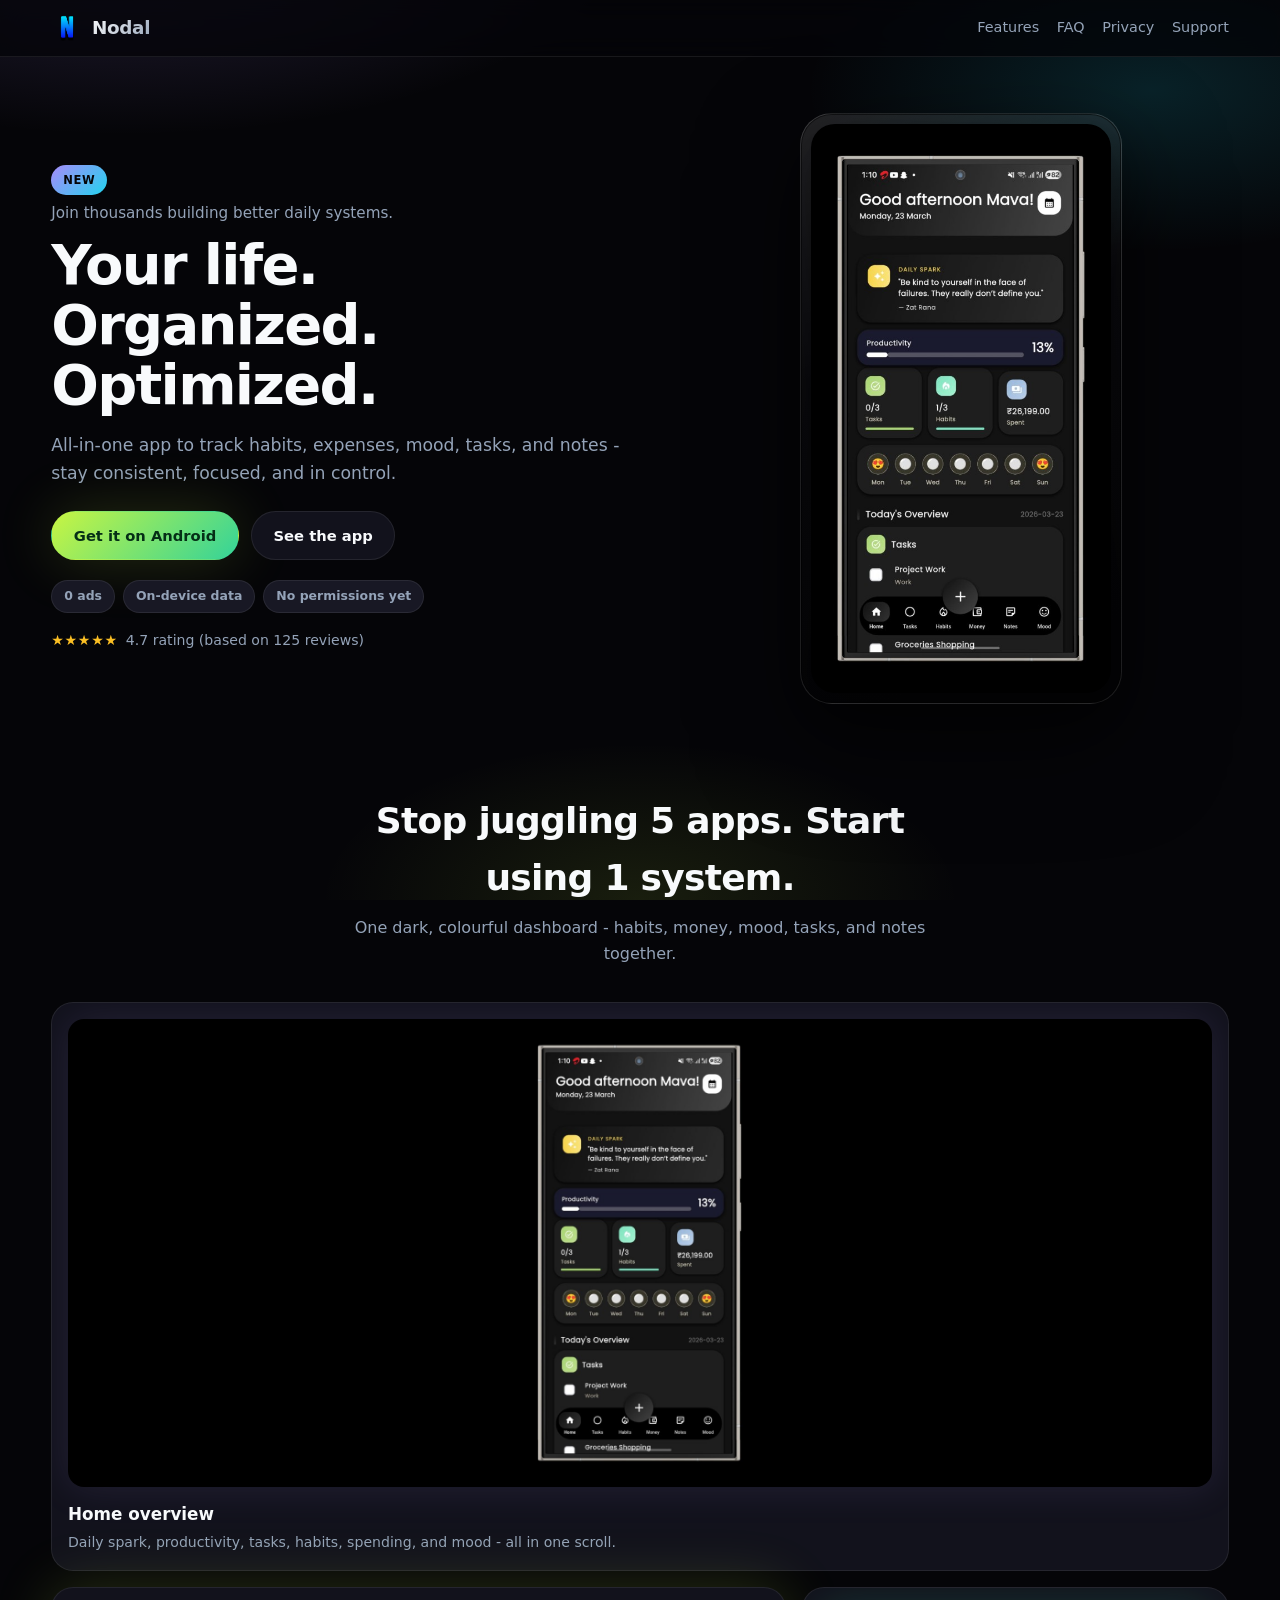
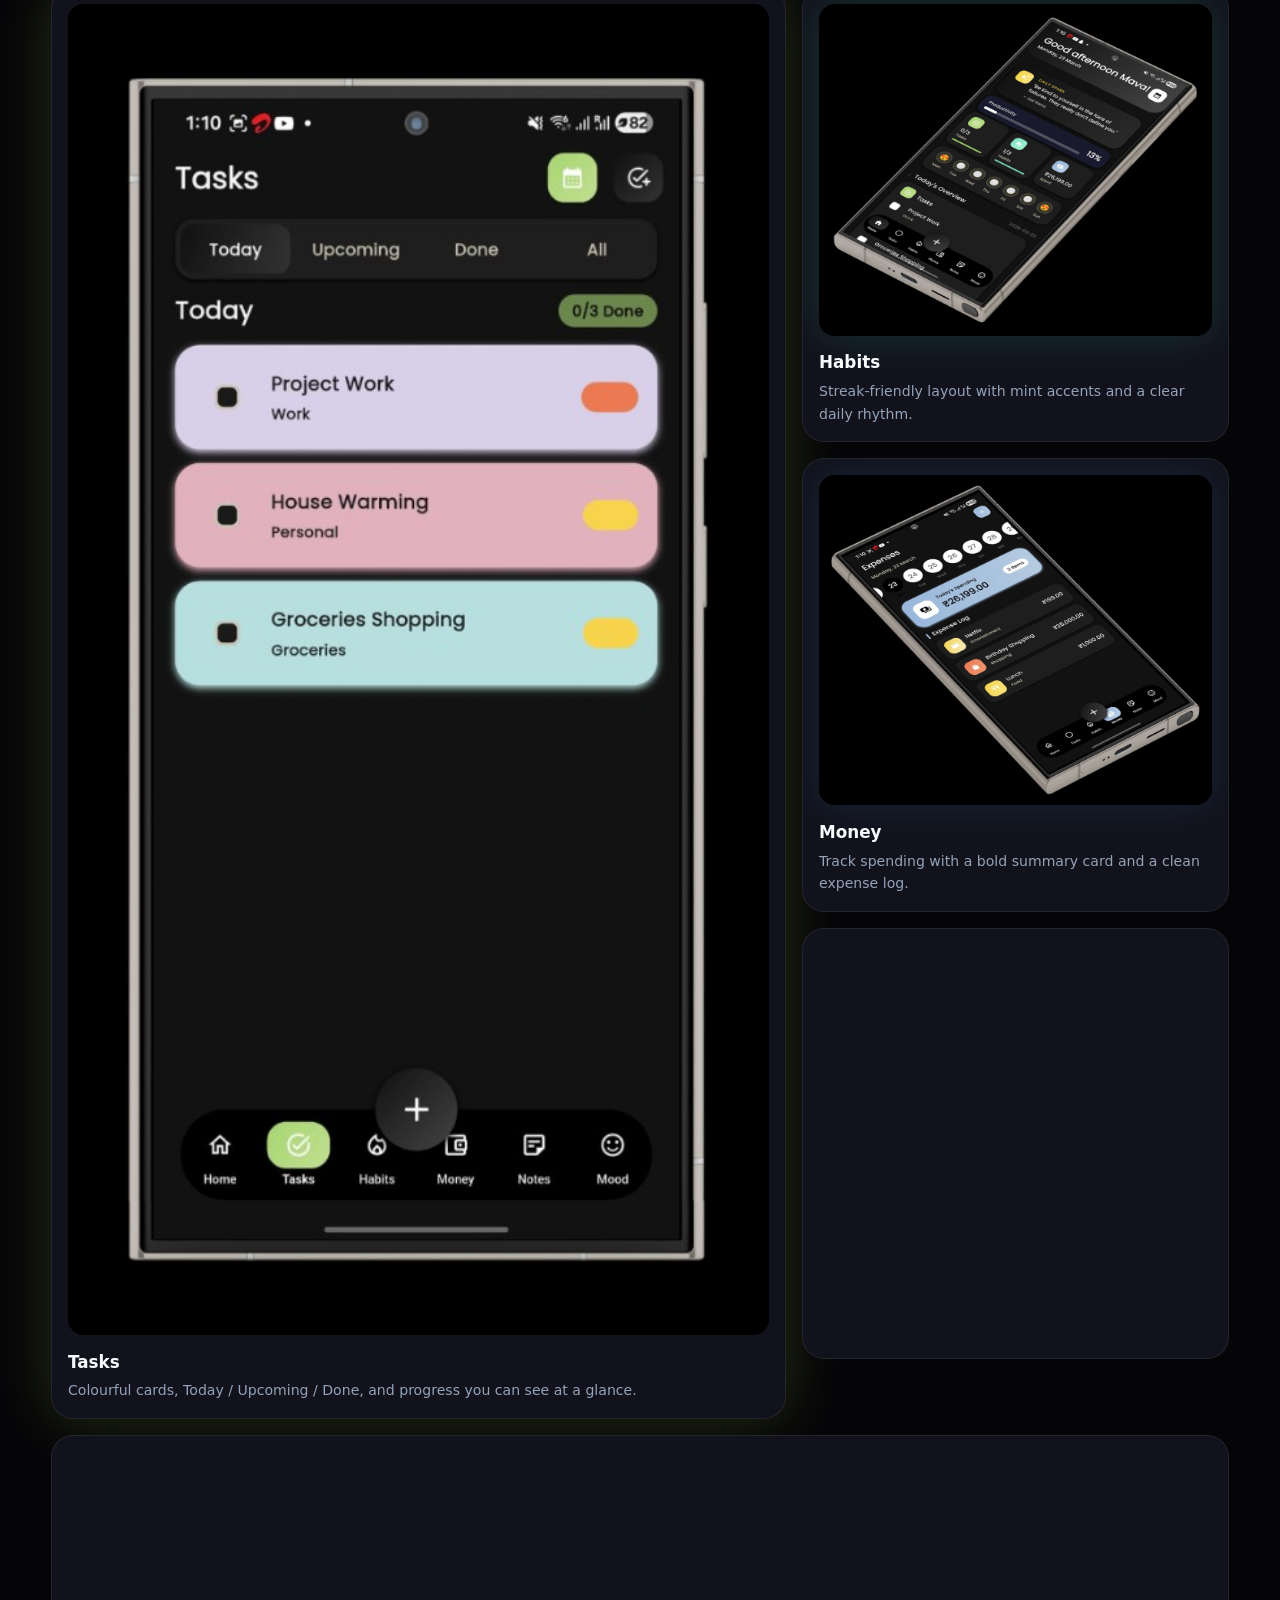
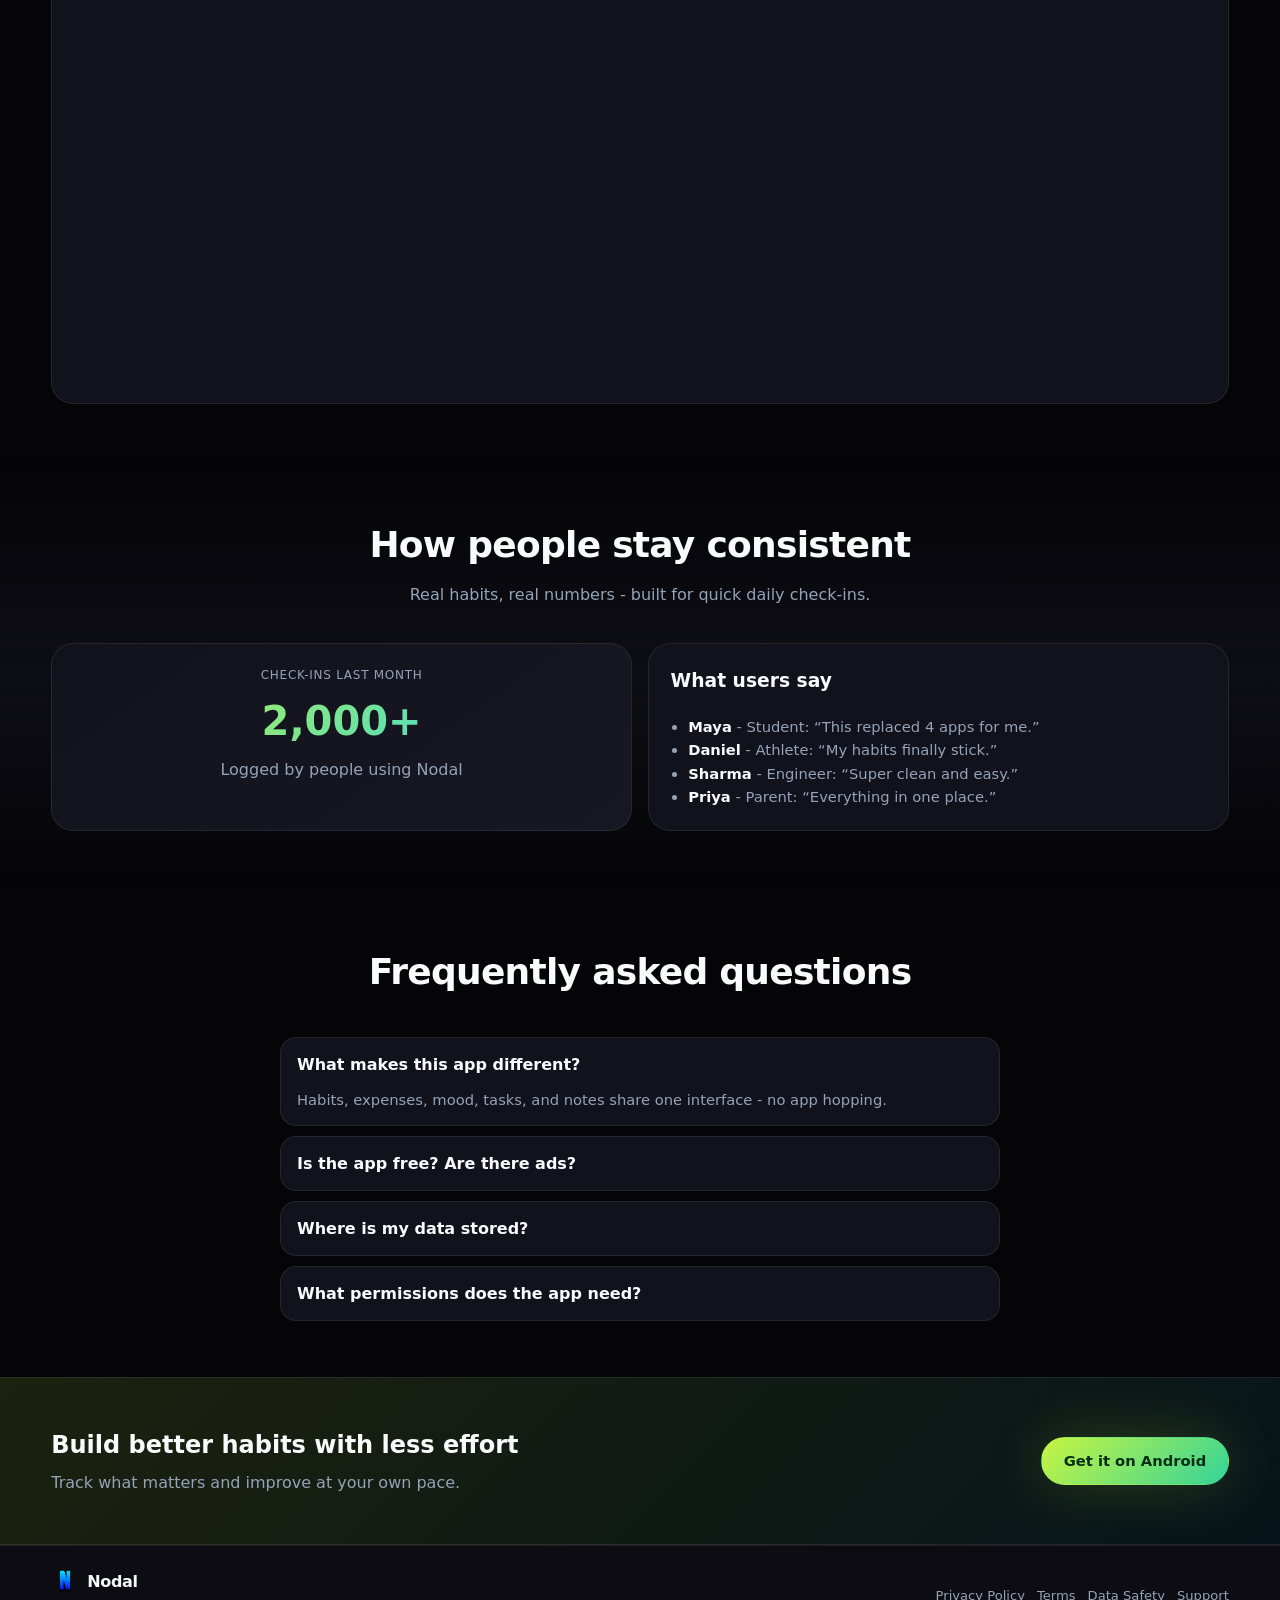
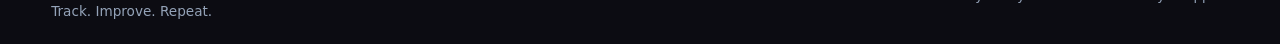
<file: index.html>
<!doctype html>
<html lang="en">
<head>
  <meta charset="UTF-8" />
  <meta name="viewport" content="width=device-width, initial-scale=1.0" />
  <meta name="theme-color" content="#050508" />
  <title>Nodal - Your life. Organized. Optimized.</title>
  <meta name="description" content="Track habits, expenses, mood, tasks, and notes in one colourful app. Data stays on your device." />
  <link rel="icon" type="image/png" href="images/nodal-icon.png" sizes="32x32" />
  <link rel="apple-touch-icon" href="images/nodal-icon.png" />
  <link rel="stylesheet" href="styles.css" />
</head>
<body>
  <div class="page-bg" aria-hidden="true"></div>

  <header class="topbar">
    <div class="container row between center">
      <a href="index.html" class="brand" aria-label="Nodal home">
        <img src="images/nodal-icon.png" alt="" class="brand-logo" width="32" height="32" decoding="async" />
        <span class="brand-text">Nodal</span>
      </a>
      <nav class="nav" aria-label="Primary">
        <a href="#features">Features</a>
        <a href="#faq">FAQ</a>
        <a href="privacy-policy.html">Privacy</a>
        <a href="support.html">Support</a>
      </nav>
    </div>
  </header>

  <main>
    <section class="hero">
      <div class="container hero-grid">
        <div class="hero-copy">
          <span class="badge">New</span>
          <p class="tagline">Join thousands building better daily systems.</p>
          <h1>Your life. Organized. Optimized.</h1>
          <p class="lead">All-in-one app to track habits, expenses, mood, tasks, and notes - stay consistent, focused, and in control.</p>
          <div class="cta-row">
            <a class="btn primary" href="https://play.google.com/store/apps/details?id=app.nodal.android" target="_blank" rel="noreferrer">Get it on Android</a>
            <a class="btn ghost" href="#features">See the app</a>
          </div>
          <div class="pill-row" aria-hidden="true">
            <span class="pill">0 ads</span>
            <span class="pill">On-device data</span>
            <span class="pill">No permissions yet</span>
          </div>
          <div class="rating-strip">
            <span class="stars" aria-hidden="true">★★★★★</span>
            <span>4.7 rating (based on 125 reviews)</span>
          </div>
        </div>
        <div class="hero-visual">
          <div class="hero-glow" aria-hidden="true"></div>
          <div class="phone-wrap">
            <img
              src="images/screen-home.png"
              alt="Nodal home dashboard on a phone"
              width="540"
              height="1024"
              fetchpriority="high"
              decoding="async"
            />
          </div>
        </div>
      </div>
    </section>

    <section class="section" id="features">
      <div class="container">
        <div class="section-head">
          <h2>Stop juggling 5 apps. Start using 1 system.</h2>
          <p>One dark, colourful dashboard - habits, money, mood, tasks, and notes together.</p>
        </div>

        <div class="bento-features">
          <article class="bento-card bento-home accent-violet">
            <div class="shot shot-wide">
              <img
                src="images/screen-home.png"
                alt="Nodal dashboard overview"
                width="540"
                height="1024"
                loading="lazy"
                decoding="async"
              />
            </div>
            <h3>Home overview</h3>
            <p>Daily spark, productivity, tasks, habits, spending, and mood - all in one scroll.</p>
          </article>

          <div class="bento-split">
            <article class="bento-card bento-tasks accent-lime">
              <div class="shot">
                <img
                  src="images/screen-tasks.png"
                  alt="Tasks screen with colourful cards and filters"
                  width="540"
                  height="1024"
                  loading="lazy"
                  decoding="async"
                />
              </div>
              <h3>Tasks</h3>
              <p>Colourful cards, Today / Upcoming / Done, and progress you can see at a glance.</p>
            </article>

            <div class="bento-rail" role="presentation">
              <article class="bento-card bento-rail-card accent-mint">
                <div class="shot shot-fit">
                  <img
                    src="images/screen-habits.png"
                    alt="Habits tracker with streaks and grid"
                    width="1024"
                    height="864"
                    loading="lazy"
                    decoding="async"
                  />
                </div>
                <h3>Habits</h3>
                <p>Streak-friendly layout with mint accents and a clear daily rhythm.</p>
              </article>

              <article class="bento-card bento-rail-card accent-sky">
                <div class="shot shot-fit">
                  <img
                    src="images/screen-expenses.png"
                    alt="Expenses screen with spending summary"
                    width="1024"
                    height="861"
                    loading="lazy"
                    decoding="async"
                  />
                </div>
                <h3>Money</h3>
                <p>Track spending with a bold summary card and a clean expense log.</p>
              </article>

              <article class="bento-card bento-rail-card accent-coral">
                <div class="shot shot-fit">
                  <img
                    src="images/screen-mood.png"
                    alt="Mood tracker with weekly view"
                    width="1024"
                    height="861"
                    loading="lazy"
                    decoding="async"
                  />
                </div>
                <h3>Mood</h3>
                <p>Log how you feel and spot patterns week over week.</p>
              </article>
            </div>
          </div>

          <article class="bento-card bento-home accent-amber">
            <div class="shot shot-wide">
              <img
                src="images/screen-notes.png"
                alt="Notes screen with colourful note cards"
                width="1024"
                height="864"
                loading="lazy"
                decoding="async"
              />
            </div>
            <h3>Notes</h3>
            <p>Capture ideas fast - coral, yellow, and dark panels that stay easy to scan.</p>
          </article>
        </div>
      </div>
    </section>

    <section class="section alt">
      <div class="container">
        <div class="section-head">
          <h2>How people stay consistent</h2>
          <p>Real habits, real numbers - built for quick daily check-ins.</p>
        </div>
        <div class="trust">
          <article class="trust-card stat">
            <p class="small-title">Check-ins last month</p>
            <p class="big">2,000+</p>
            <p class="muted">Logged by people using Nodal</p>
          </article>
          <article class="trust-card">
            <h3>What users say</h3>
            <ul>
              <li><span class="name">Maya</span> - Student: “This replaced 4 apps for me.”</li>
              <li><span class="name">Daniel</span> - Athlete: “My habits finally stick.”</li>
              <li><span class="name">Sharma</span> - Engineer: “Super clean and easy.”</li>
              <li><span class="name">Priya</span> - Parent: “Everything in one place.”</li>
            </ul>
          </article>
        </div>
      </div>
    </section>

    <section class="section container" id="faq">
      <div class="section-head">
        <h2>Frequently asked questions</h2>
      </div>
      <div class="faq-list">
        <details open>
          <summary>What makes this app different?</summary>
          <p>Habits, expenses, mood, tasks, and notes share one interface - no app hopping.</p>
        </details>
        <details>
          <summary>Is the app free? Are there ads?</summary>
          <p>Yes, it’s free to use. There are <strong class="faq-strong">0 ads</strong>.</p>
        </details>
        <details>
          <summary>Where is my data stored?</summary>
          <p>On your own device - not on our cloud. You stay in control.</p>
        </details>
        <details>
          <summary>What permissions does the app need?</summary>
          <p>Right now, none. A future update may ask for notification permission only, if you want reminders.</p>
        </details>
      </div>
    </section>

    <section class="section cta">
      <div class="container row between center wrap row-cta">
        <div>
          <h2>Build better habits with less effort</h2>
          <p>Track what matters and improve at your own pace.</p>
        </div>
        <a class="btn primary" href="https://play.google.com/store/apps/details?id=app.nodal.android" target="_blank" rel="noreferrer">Get it on Android</a>
      </div>
    </section>
  </main>

  <footer class="footer">
    <div class="container row between center wrap row-footer">
      <div class="footer-lead">
        <a href="index.html" class="footer-brand" aria-label="Nodal home">
          <img src="images/nodal-icon.png" alt="" class="footer-brand-logo" width="28" height="28" decoding="async" />
          <span class="footer-brand-name">Nodal</span>
        </a>
        <p class="footer-tagline">Track. Improve. Repeat.</p>
      </div>
      <nav class="nav small" aria-label="Footer">
        <a href="privacy-policy.html">Privacy Policy</a>
        <a href="terms.html">Terms</a>
        <a href="data-safety.html">Data Safety</a>
        <a href="support.html">Support</a>
      </nav>
    </div>
  </footer>

  <script src="script.js"></script>
</body>
</html>
</file>
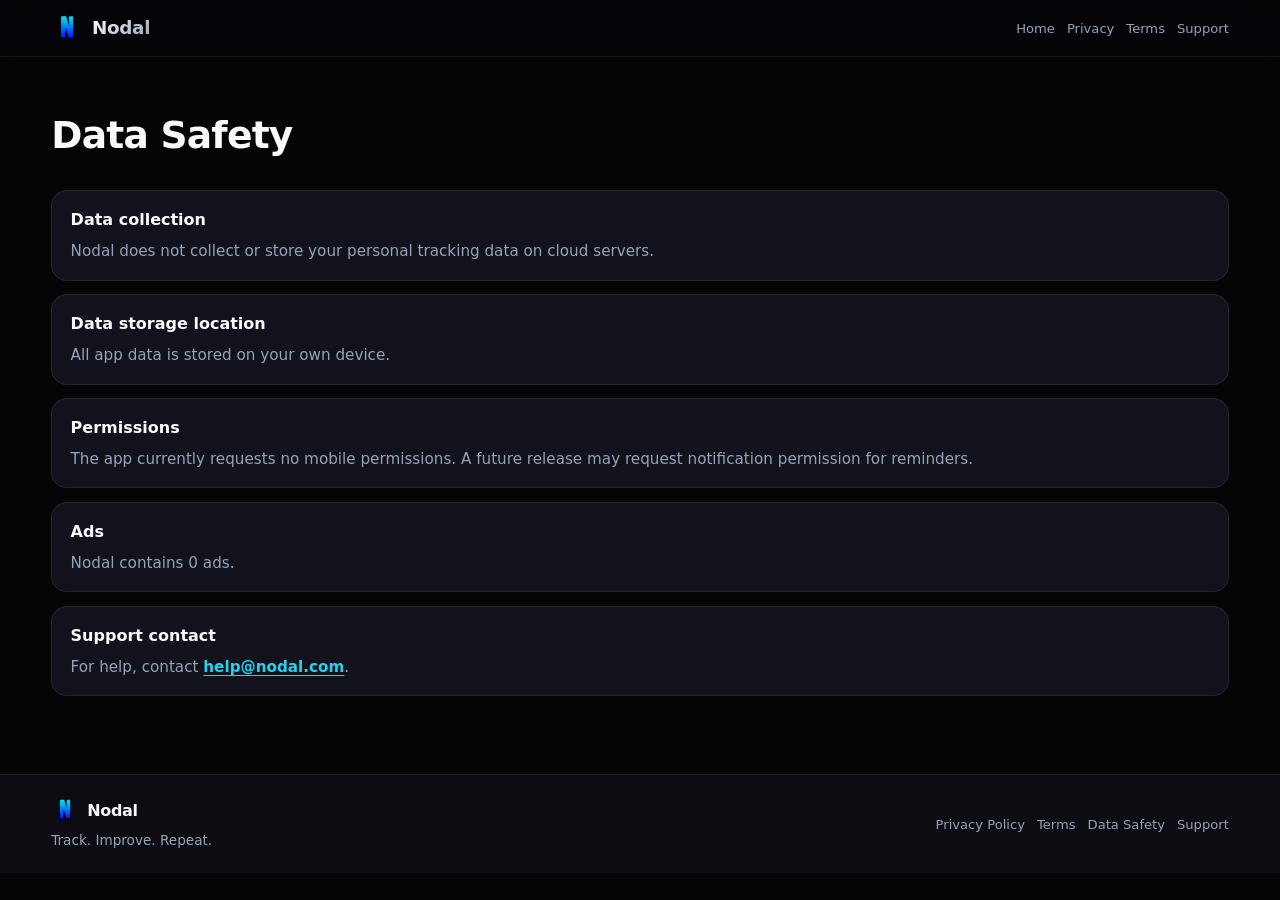
<file: data-safety.html>
<!doctype html>
<html lang="en">
<head>
  <meta charset="UTF-8" />
  <meta name="viewport" content="width=device-width, initial-scale=1.0" />
  <meta name="theme-color" content="#050508" />
  <title>Data Safety - Nodal</title>
  <link rel="icon" type="image/png" href="images/nodal-icon.png" sizes="32x32" />
  <link rel="apple-touch-icon" href="images/nodal-icon.png" />
  <link rel="stylesheet" href="styles.css" />
</head>
<body>
  <header class="topbar">
    <div class="container row between center">
      <a href="index.html" class="brand" aria-label="Nodal home">
        <img src="images/nodal-icon.png" alt="" class="brand-logo" width="32" height="32" decoding="async" />
        <span class="brand-text">Nodal</span>
      </a>
      <nav class="nav small">
        <a href="index.html">Home</a>
        <a href="privacy-policy.html">Privacy</a>
        <a href="terms.html">Terms</a>
        <a href="support.html">Support</a>
      </nav>
    </div>
  </header>

  <main class="container legal">
    <h1>Data Safety</h1>
    <article>
      <h3>Data collection</h3>
      <p>Nodal does not collect or store your personal tracking data on cloud servers.</p>
    </article>
    <article>
      <h3>Data storage location</h3>
      <p>All app data is stored on your own device.</p>
    </article>
    <article>
      <h3>Permissions</h3>
      <p>The app currently requests no mobile permissions. A future release may request notification permission for reminders.</p>
    </article>
    <article>
      <h3>Ads</h3>
      <p>Nodal contains 0 ads.</p>
    </article>
    <article>
      <h3>Support contact</h3>
      <p>For help, contact <a class="text-link" href="mailto:help@nodal.com">help@nodal.com</a>.</p>
    </article>
  </main>

  <footer class="footer">
    <div class="container row between center wrap row-footer">
      <div class="footer-lead">
        <a href="index.html" class="footer-brand" aria-label="Nodal home">
          <img src="images/nodal-icon.png" alt="" class="footer-brand-logo" width="28" height="28" decoding="async" />
          <span class="footer-brand-name">Nodal</span>
        </a>
        <p class="footer-tagline">Track. Improve. Repeat.</p>
      </div>
      <nav class="nav small" aria-label="Footer">
        <a href="privacy-policy.html">Privacy Policy</a>
        <a href="terms.html">Terms</a>
        <a href="data-safety.html">Data Safety</a>
        <a href="support.html">Support</a>
      </nav>
    </div>
  </footer>
</body>
</html>
</file>
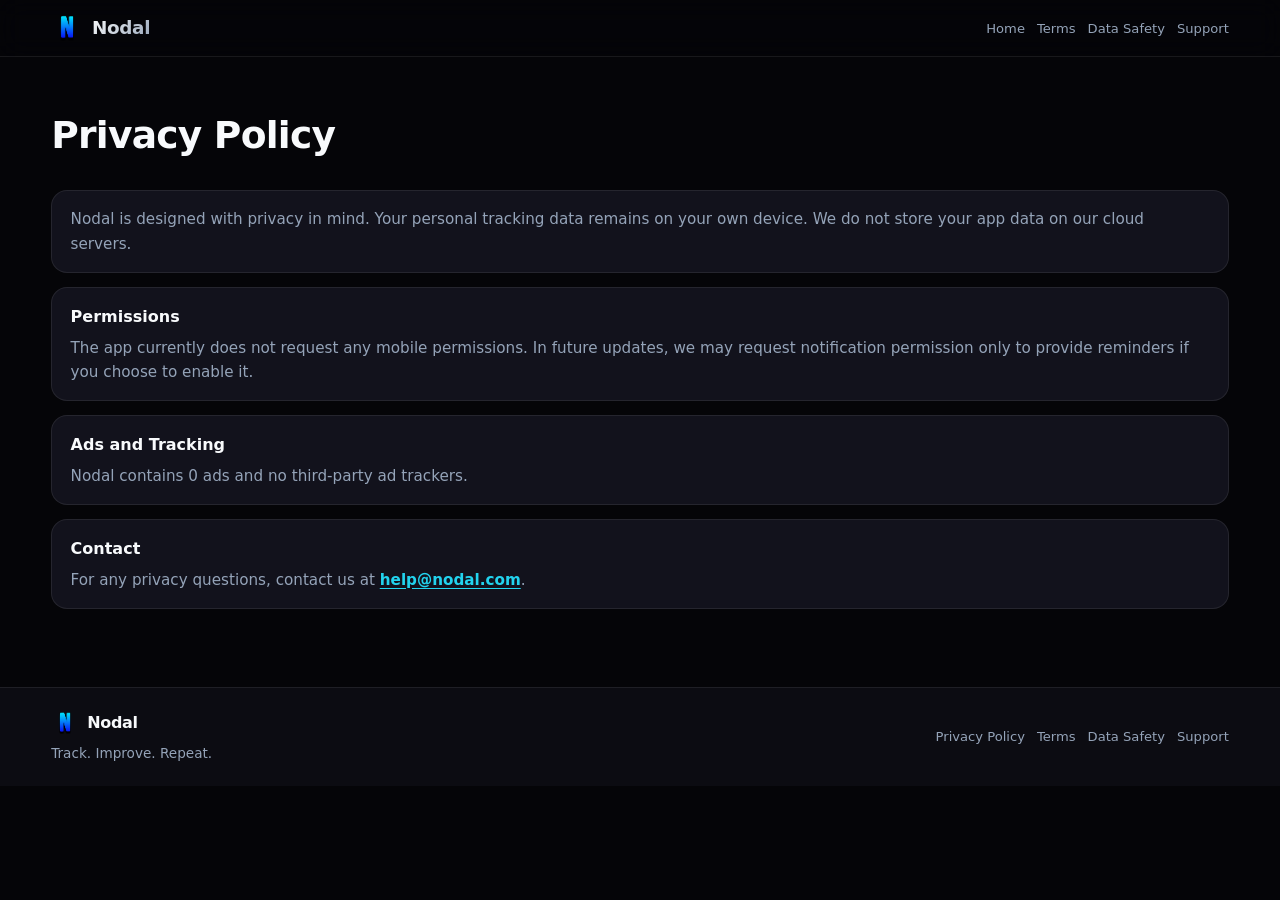
<file: privacy-policy.html>
<!doctype html>
<html lang="en">
<head>
  <meta charset="UTF-8" />
  <meta name="viewport" content="width=device-width, initial-scale=1.0" />
  <meta name="theme-color" content="#050508" />
  <title>Privacy Policy - Nodal</title>
  <link rel="icon" type="image/png" href="images/nodal-icon.png" sizes="32x32" />
  <link rel="apple-touch-icon" href="images/nodal-icon.png" />
  <link rel="stylesheet" href="styles.css" />
</head>
<body>
  <header class="topbar">
    <div class="container row between center">
      <a href="index.html" class="brand" aria-label="Nodal home">
        <img src="images/nodal-icon.png" alt="" class="brand-logo" width="32" height="32" decoding="async" />
        <span class="brand-text">Nodal</span>
      </a>
      <nav class="nav small">
        <a href="index.html">Home</a>
        <a href="terms.html">Terms</a>
        <a href="data-safety.html">Data Safety</a>
        <a href="support.html">Support</a>
      </nav>
    </div>
  </header>

  <main class="container legal">
    <h1>Privacy Policy</h1>
    <article>
      <p>Nodal is designed with privacy in mind. Your personal tracking data remains on your own device. We do not store your app data on our cloud servers.</p>
    </article>
    <article>
      <h3>Permissions</h3>
      <p>The app currently does not request any mobile permissions. In future updates, we may request notification permission only to provide reminders if you choose to enable it.</p>
    </article>
    <article>
      <h3>Ads and Tracking</h3>
      <p>Nodal contains 0 ads and no third-party ad trackers.</p>
    </article>
    <article>
      <h3>Contact</h3>
      <p>For any privacy questions, contact us at <a class="text-link" href="mailto:help@nodal.com">help@nodal.com</a>.</p>
    </article>
  </main>

  <footer class="footer">
    <div class="container row between center wrap row-footer">
      <div class="footer-lead">
        <a href="index.html" class="footer-brand" aria-label="Nodal home">
          <img src="images/nodal-icon.png" alt="" class="footer-brand-logo" width="28" height="28" decoding="async" />
          <span class="footer-brand-name">Nodal</span>
        </a>
        <p class="footer-tagline">Track. Improve. Repeat.</p>
      </div>
      <nav class="nav small" aria-label="Footer">
        <a href="privacy-policy.html">Privacy Policy</a>
        <a href="terms.html">Terms</a>
        <a href="data-safety.html">Data Safety</a>
        <a href="support.html">Support</a>
      </nav>
    </div>
  </footer>
</body>
</html>
</file>
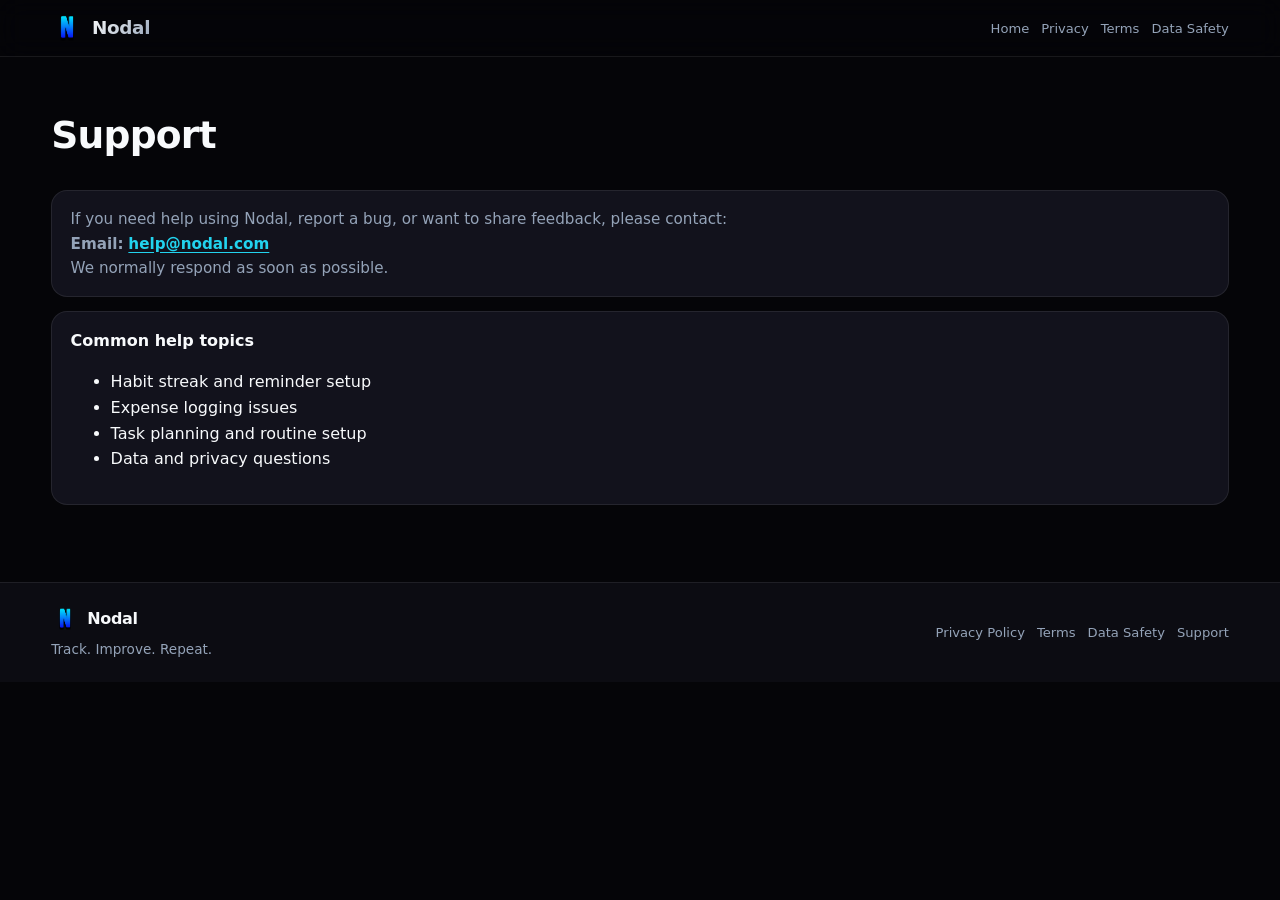
<file: support.html>
<!doctype html>
<html lang="en">
<head>
  <meta charset="UTF-8" />
  <meta name="viewport" content="width=device-width, initial-scale=1.0" />
  <meta name="theme-color" content="#050508" />
  <title>Support - Nodal</title>
  <link rel="icon" type="image/png" href="images/nodal-icon.png" sizes="32x32" />
  <link rel="apple-touch-icon" href="images/nodal-icon.png" />
  <link rel="stylesheet" href="styles.css" />
</head>
<body>
  <header class="topbar">
    <div class="container row between center">
      <a href="index.html" class="brand" aria-label="Nodal home">
        <img src="images/nodal-icon.png" alt="" class="brand-logo" width="32" height="32" decoding="async" />
        <span class="brand-text">Nodal</span>
      </a>
      <nav class="nav small">
        <a href="index.html">Home</a>
        <a href="privacy-policy.html">Privacy</a>
        <a href="terms.html">Terms</a>
        <a href="data-safety.html">Data Safety</a>
      </nav>
    </div>
  </header>

  <main class="container legal">
    <h1>Support</h1>
    <article>
      <p>If you need help using Nodal, report a bug, or want to share feedback, please contact:</p>
      <p><strong>Email:</strong> <a class="text-link" href="mailto:help@nodal.com">help@nodal.com</a></p>
      <p>We normally respond as soon as possible.</p>
    </article>
    <article>
      <h3>Common help topics</h3>
      <ul>
        <li>Habit streak and reminder setup</li>
        <li>Expense logging issues</li>
        <li>Task planning and routine setup</li>
        <li>Data and privacy questions</li>
      </ul>
    </article>
  </main>

  <footer class="footer">
    <div class="container row between center wrap row-footer">
      <div class="footer-lead">
        <a href="index.html" class="footer-brand" aria-label="Nodal home">
          <img src="images/nodal-icon.png" alt="" class="footer-brand-logo" width="28" height="28" decoding="async" />
          <span class="footer-brand-name">Nodal</span>
        </a>
        <p class="footer-tagline">Track. Improve. Repeat.</p>
      </div>
      <nav class="nav small" aria-label="Footer">
        <a href="privacy-policy.html">Privacy Policy</a>
        <a href="terms.html">Terms</a>
        <a href="data-safety.html">Data Safety</a>
        <a href="support.html">Support</a>
      </nav>
    </div>
  </footer>
</body>
</html>
</file>
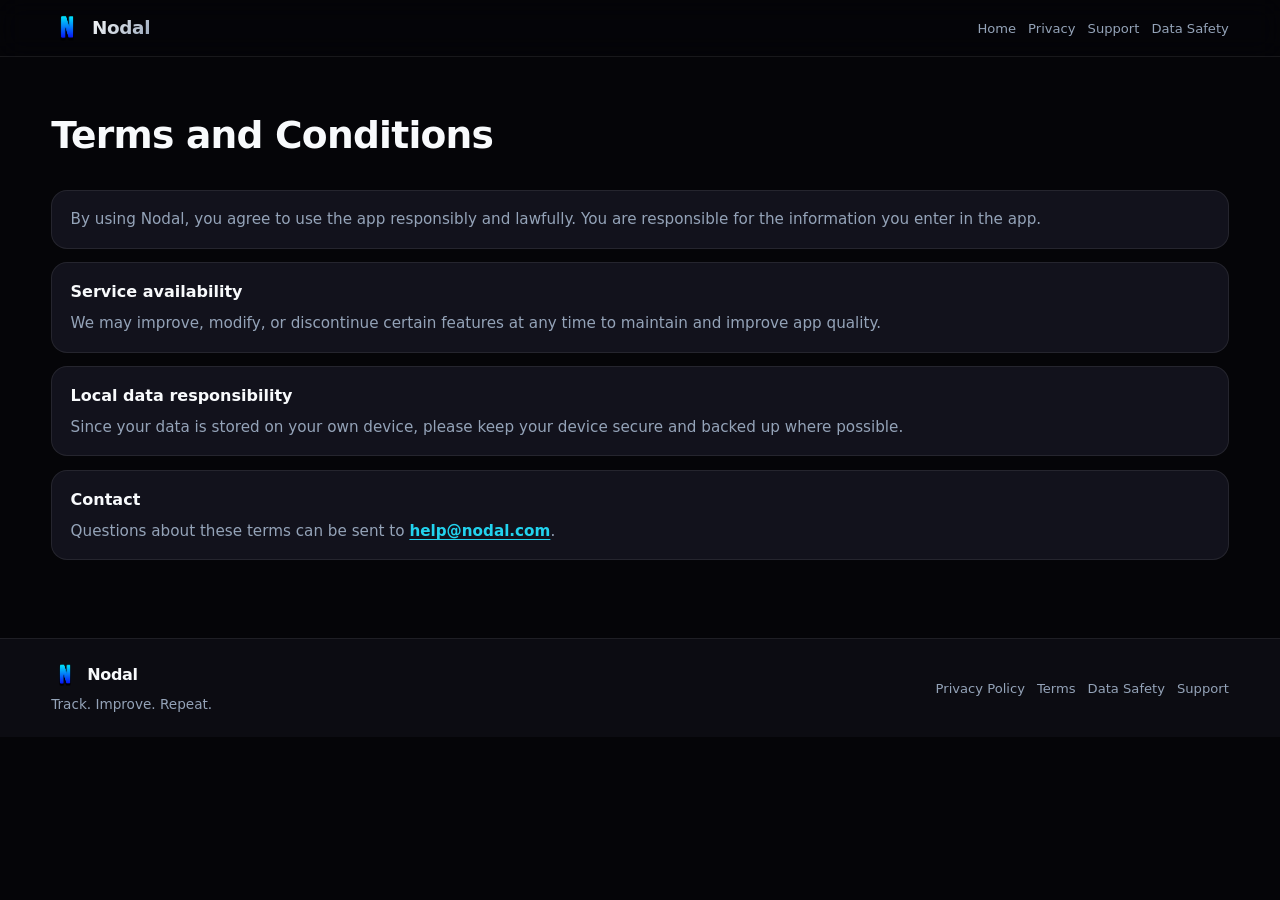
<file: terms.html>
<!doctype html>
<html lang="en">
<head>
  <meta charset="UTF-8" />
  <meta name="viewport" content="width=device-width, initial-scale=1.0" />
  <meta name="theme-color" content="#050508" />
  <title>Terms and Conditions - Nodal</title>
  <link rel="icon" type="image/png" href="images/nodal-icon.png" sizes="32x32" />
  <link rel="apple-touch-icon" href="images/nodal-icon.png" />
  <link rel="stylesheet" href="styles.css" />
</head>
<body>
  <header class="topbar">
    <div class="container row between center">
      <a href="index.html" class="brand" aria-label="Nodal home">
        <img src="images/nodal-icon.png" alt="" class="brand-logo" width="32" height="32" decoding="async" />
        <span class="brand-text">Nodal</span>
      </a>
      <nav class="nav small">
        <a href="index.html">Home</a>
        <a href="privacy-policy.html">Privacy</a>
        <a href="support.html">Support</a>
        <a href="data-safety.html">Data Safety</a>
      </nav>
    </div>
  </header>

  <main class="container legal">
    <h1>Terms and Conditions</h1>
    <article>
      <p>By using Nodal, you agree to use the app responsibly and lawfully. You are responsible for the information you enter in the app.</p>
    </article>
    <article>
      <h3>Service availability</h3>
      <p>We may improve, modify, or discontinue certain features at any time to maintain and improve app quality.</p>
    </article>
    <article>
      <h3>Local data responsibility</h3>
      <p>Since your data is stored on your own device, please keep your device secure and backed up where possible.</p>
    </article>
    <article>
      <h3>Contact</h3>
      <p>Questions about these terms can be sent to <a class="text-link" href="mailto:help@nodal.com">help@nodal.com</a>.</p>
    </article>
  </main>

  <footer class="footer">
    <div class="container row between center wrap row-footer">
      <div class="footer-lead">
        <a href="index.html" class="footer-brand" aria-label="Nodal home">
          <img src="images/nodal-icon.png" alt="" class="footer-brand-logo" width="28" height="28" decoding="async" />
          <span class="footer-brand-name">Nodal</span>
        </a>
        <p class="footer-tagline">Track. Improve. Repeat.</p>
      </div>
      <nav class="nav small" aria-label="Footer">
        <a href="privacy-policy.html">Privacy Policy</a>
        <a href="terms.html">Terms</a>
        <a href="data-safety.html">Data Safety</a>
        <a href="support.html">Support</a>
      </nav>
    </div>
  </footer>
</body>
</html>
</file>
<file: styles.css>
/* Nodal marketing site - dark, colorful, static-only for fast loads (no web fonts) */
:root {
  --bg: #050508;
  --bg-elevated: #0c0c12;
  --surface: #12121c;
  --surface-2: #181824;
  --border: rgba(255, 255, 255, 0.08);
  --text: #f8fafc;
  --muted: #94a3b8;
  --lime: #c8f542;
  --mint: #34d399;
  --cyan: #22d3ee;
  --coral: #fb7185;
  --violet: #a78bfa;
  --pink: #f472b6;
  --sky: #38bdf8;
  --amber: #fbbf24;
  --radius-lg: 22px;
  --radius-md: 16px;
  --shadow-glow-lime: 0 0 60px rgba(200, 245, 66, 0.18);
  --shadow-glow-cyan: 0 0 50px rgba(34, 211, 238, 0.15);
}

*,
*::before,
*::after {
  box-sizing: border-box;
}

html {
  scroll-behavior: smooth;
}

body {
  margin: 0;
  font-family: ui-sans-serif, system-ui, -apple-system, BlinkMacSystemFont, "Segoe UI", Roboto, "Helvetica Neue", Arial, sans-serif;
  color: var(--text);
  background: var(--bg);
  line-height: 1.6;
  -webkit-font-smoothing: antialiased;
}

a {
  color: inherit;
  text-decoration: none;
}

img {
  max-width: 100%;
  height: auto;
  vertical-align: middle;
}

.container {
  width: min(1180px, 92%);
  margin: 0 auto;
}

.row {
  display: flex;
}
.between {
  justify-content: space-between;
}
.center {
  align-items: center;
}
.wrap {
  flex-wrap: wrap;
}

/* Ambient background (CSS only - GPU-friendly) */
.page-bg {
  position: fixed;
  inset: 0;
  z-index: -1;
  pointer-events: none;
  background:
    radial-gradient(ellipse 80% 50% at 10% -10%, rgba(167, 139, 250, 0.22), transparent 50%),
    radial-gradient(ellipse 60% 40% at 90% 10%, rgba(34, 211, 238, 0.14), transparent 45%),
    radial-gradient(ellipse 50% 35% at 50% 100%, rgba(200, 245, 66, 0.1), transparent 50%),
    var(--bg);
}

.topbar {
  position: sticky;
  top: 0;
  z-index: 50;
  background: rgba(5, 5, 8, 0.78);
  backdrop-filter: saturate(140%) blur(12px);
  -webkit-backdrop-filter: saturate(140%) blur(12px);
  border-bottom: 1px solid var(--border);
}
.topbar .container {
  padding: 0.75rem 0;
}
.brand {
  display: inline-flex;
  align-items: center;
  gap: 0.55rem;
  text-decoration: none;
  color: inherit;
}
.brand:hover .brand-text {
  opacity: 0.9;
}
.brand-logo {
  width: 32px;
  height: 32px;
  flex-shrink: 0;
  object-fit: contain;
  display: block;
}
.brand-text {
  font-weight: 800;
  font-size: 1.15rem;
  letter-spacing: -0.02em;
  background: linear-gradient(135deg, #fff 0%, var(--muted) 100%);
  -webkit-background-clip: text;
  background-clip: text;
  color: transparent;
}
.nav {
  display: flex;
  gap: 1.1rem;
  font-size: 0.9rem;
  flex-wrap: wrap;
}
.nav a {
  color: var(--muted);
  transition: color 0.15s ease;
}
.nav a:hover {
  color: var(--text);
}
.nav.small {
  gap: 0.75rem;
  font-size: 0.82rem;
}

.badge {
  display: inline-block;
  background: linear-gradient(135deg, var(--violet), var(--cyan));
  color: #050508;
  border-radius: 999px;
  font-size: 0.72rem;
  font-weight: 700;
  text-transform: uppercase;
  letter-spacing: 0.06em;
  padding: 0.35rem 0.75rem;
}

.hero {
  padding: 3.5rem 0 2rem;
}
.hero-grid {
  display: grid;
  grid-template-columns: 1.05fr 0.95fr;
  gap: clamp(1.5rem, 4vw, 3rem);
  align-items: center;
}

.hero-copy h1 {
  font-size: clamp(2.1rem, 4.5vw, 3.5rem);
  line-height: 1.08;
  margin: 0.6rem 0 1rem;
  letter-spacing: -0.03em;
}

.lead {
  font-size: 1.08rem;
  max-width: 36rem;
  color: var(--muted);
  margin: 0;
}

.muted {
  color: var(--muted);
  margin: 0;
}

.tagline {
  font-size: 0.95rem;
  color: var(--muted);
  margin: 0.35rem 0 0;
}

.cta-row {
  display: flex;
  gap: 0.75rem;
  margin-top: 1.5rem;
  flex-wrap: wrap;
}

.btn {
  display: inline-flex;
  align-items: center;
  justify-content: center;
  border-radius: 999px;
  padding: 0.72rem 1.35rem;
  font-weight: 700;
  font-size: 0.92rem;
  border: 1px solid transparent;
  transition: transform 0.15s ease, box-shadow 0.15s ease, background 0.15s ease;
}
.btn:active {
  transform: scale(0.98);
}

.btn.primary {
  background: linear-gradient(135deg, var(--lime), var(--mint));
  color: #052e16;
  box-shadow: var(--shadow-glow-lime);
}
.btn.primary:hover {
  box-shadow: 0 0 40px rgba(200, 245, 66, 0.35);
}

.btn.ghost {
  background: var(--surface);
  color: var(--text);
  border-color: var(--border);
}
.btn.ghost:hover {
  border-color: rgba(255, 255, 255, 0.18);
}

.pill-row {
  display: flex;
  flex-wrap: wrap;
  gap: 0.5rem;
  margin-top: 1.25rem;
}
.pill {
  font-size: 0.78rem;
  font-weight: 600;
  padding: 0.35rem 0.75rem;
  border-radius: 999px;
  background: var(--surface-2);
  border: 1px solid var(--border);
  color: var(--muted);
}

.hero-visual {
  position: relative;
  display: flex;
  justify-content: center;
  align-items: center;
}

.hero-glow {
  position: absolute;
  width: min(340px, 70vw);
  height: min(340px, 70vw);
  border-radius: 50%;
  background: radial-gradient(circle, rgba(200, 245, 66, 0.25) 0%, transparent 65%);
  filter: blur(4px);
  z-index: 0;
}

.phone-wrap {
  position: relative;
  z-index: 1;
  border-radius: 32px;
  padding: 10px;
  background: linear-gradient(160deg, rgba(255, 255, 255, 0.12) 0%, rgba(255, 255, 255, 0.02) 40%, rgba(0, 0, 0, 0.4) 100%);
  border: 1px solid rgba(255, 255, 255, 0.12);
  box-shadow:
    0 40px 100px rgba(0, 0, 0, 0.55),
    0 0 0 1px rgba(0, 0, 0, 0.5) inset;
}

.phone-wrap img {
  display: block;
  width: min(300px, 52vw);
  border-radius: 24px;
  box-shadow: 0 20px 50px rgba(0, 0, 0, 0.45);
}

.rating-strip {
  margin-top: 1rem;
  display: flex;
  align-items: center;
  gap: 0.5rem;
  flex-wrap: wrap;
  font-size: 0.88rem;
  color: var(--muted);
}
.stars {
  color: var(--amber);
  letter-spacing: 0.05em;
}

.section-head {
  text-align: center;
  max-width: 40rem;
  margin: 0 auto 2.25rem;
}
.section-head h2 {
  margin: 0 0 0.5rem;
  font-size: clamp(1.65rem, 3vw, 2.25rem);
  letter-spacing: -0.02em;
}
.section-head p {
  margin: 0;
  color: var(--muted);
}

.section {
  padding: 3.5rem 0;
}
.section.alt {
  background: linear-gradient(180deg, transparent, rgba(24, 24, 36, 0.45), transparent);
}

/* Feature gallery: full-width panels (Home, Notes) + Tasks + rail (Habits, Money, Mood) */
.bento-features {
  display: flex;
  flex-direction: column;
  gap: 1rem;
}

.bento-split {
  display: grid;
  grid-template-columns: minmax(0, 1.72fr) minmax(272px, 1fr);
  gap: 1rem;
  align-items: start;
}

.bento-rail {
  display: flex;
  flex-direction: column;
  gap: 1rem;
  min-width: 0;
}

.bento-rail .bento-card {
  width: 100%;
}

.bento-home {
  width: 100%;
}

.bento-card {
  background: var(--surface);
  border: 1px solid var(--border);
  border-radius: var(--radius-lg);
  padding: 1rem;
  overflow: hidden;
  transition: border-color 0.2s ease, transform 0.2s ease;
  content-visibility: auto;
  contain-intrinsic-size: 420px;
}
.bento-card:hover {
  border-color: rgba(255, 255, 255, 0.16);
  transform: translateY(-2px);
}

.bento-card .shot {
  border-radius: var(--radius-md);
  overflow: hidden;
  background: #000;
  margin-bottom: 0.85rem;
  aspect-ratio: 10 / 19;
  display: flex;
  align-items: center;
  justify-content: center;
}
.bento-card .shot-landscape {
  aspect-ratio: 1024 / 861;
}
/* Natural image height - no fixed aspect box (e.g. Habits tile) */
.bento-card .shot-fit {
  aspect-ratio: auto;
  height: auto;
  min-height: 0;
  align-items: flex-start;
}
.bento-card .shot img {
  width: 100%;
  height: 100%;
  object-fit: cover;
  object-position: top center;
}
.bento-card .shot-landscape img {
  object-fit: contain;
  object-position: center;
}
/* Higher specificity than `.shot img` so height follows the image */
.bento-card .shot.shot-fit img {
  width: 100%;
  height: auto;
  max-height: none;
  object-fit: contain;
  object-position: top center;
  display: block;
}

.bento-card .shot-wide {
  aspect-ratio: auto;
  min-height: 260px;
  max-height: min(52vh, 520px);
}
.bento-card .shot-wide img {
  width: auto;
  max-width: 100%;
  height: min(52vh, 520px);
  margin: 0 auto;
  object-fit: contain;
  object-position: center;
}

.faq-strong {
  color: var(--text);
}

.bento-card h3 {
  margin: 0 0 0.25rem;
  font-size: 1.05rem;
}
.bento-card p {
  margin: 0;
  font-size: 0.88rem;
  color: var(--muted);
}

.accent-lime {
  box-shadow: var(--shadow-glow-lime);
}
.accent-mint .shot {
  box-shadow: 0 0 44px rgba(52, 211, 153, 0.18);
}
.accent-cyan {
  box-shadow: var(--shadow-glow-cyan);
}
.accent-sky .shot {
  box-shadow: 0 0 40px rgba(56, 189, 248, 0.12);
}
.accent-coral .shot {
  box-shadow: 0 0 40px rgba(251, 113, 133, 0.12);
}
.accent-violet .shot {
  box-shadow: 0 0 40px rgba(167, 139, 250, 0.12);
}
.accent-amber .shot {
  box-shadow: 0 0 40px rgba(251, 191, 36, 0.1);
}

.trust {
  display: grid;
  grid-template-columns: repeat(2, 1fr);
  gap: 1rem;
}
.trust-card {
  background: var(--surface);
  border: 1px solid var(--border);
  border-radius: var(--radius-lg);
  padding: 1.35rem;
}
.trust-card.stat {
  text-align: center;
  background: linear-gradient(145deg, var(--surface), var(--surface-2));
}
.trust-card .big {
  font-size: 2.5rem;
  font-weight: 800;
  margin: 0.25rem 0;
  background: linear-gradient(135deg, var(--lime), var(--cyan));
  -webkit-background-clip: text;
  background-clip: text;
  color: transparent;
}
.trust-card .small-title {
  color: var(--muted);
  text-transform: uppercase;
  letter-spacing: 0.06em;
  font-size: 0.75rem;
  margin: 0;
}
.trust-card ul {
  margin: 0;
  padding-left: 1.1rem;
  color: var(--muted);
  font-size: 0.92rem;
}
.trust-card h3 {
  margin-top: 0;
}
.trust-card .name {
  color: var(--text);
  font-weight: 600;
}

.section.cta .row-cta {
  gap: 1.25rem;
}
.footer .row-footer {
  gap: 0.75rem;
}
.footer p {
  margin: 0;
}
.footer-lead {
  display: flex;
  flex-direction: column;
  gap: 0.35rem;
}
.footer-brand {
  display: inline-flex;
  align-items: center;
  gap: 0.5rem;
  text-decoration: none;
  color: var(--text);
}
.footer-brand:hover {
  opacity: 0.9;
}
.footer-brand-logo {
  width: 28px;
  height: 28px;
  object-fit: contain;
  display: block;
}
.footer-brand-name {
  font-weight: 800;
  font-size: 1rem;
  letter-spacing: -0.02em;
}
.footer-tagline {
  margin: 0;
  font-size: 0.85rem;
  color: var(--muted);
}

.faq-list {
  display: grid;
  gap: 0.65rem;
  max-width: 720px;
  margin: 0 auto;
}
details {
  background: var(--surface);
  border: 1px solid var(--border);
  border-radius: var(--radius-md);
  padding: 0.85rem 1rem;
}
details summary {
  cursor: pointer;
  font-weight: 700;
  list-style: none;
}
details summary::-webkit-details-marker {
  display: none;
}
details p {
  margin: 0.65rem 0 0;
  color: var(--muted);
  font-size: 0.92rem;
}

.section.cta {
  padding: 3rem 0;
  background: linear-gradient(135deg, rgba(200, 245, 66, 0.12), rgba(34, 211, 238, 0.08));
  border-top: 1px solid var(--border);
  border-bottom: 1px solid var(--border);
}
.section.cta h2 {
  margin: 0 0 0.35rem;
}
.section.cta p {
  margin: 0;
  color: var(--muted);
}
.section.cta .btn.primary {
  flex-shrink: 0;
}

.footer {
  border-top: 1px solid var(--border);
  background: var(--bg-elevated);
  padding: 1.35rem 0;
  font-size: 0.88rem;
  color: var(--muted);
}

.text-link {
  color: var(--cyan);
  font-weight: 600;
  text-decoration: underline;
  text-underline-offset: 3px;
}

/* Legal pages */
.legal {
  padding: 3rem 0 4rem;
}
.legal h1 {
  margin-top: 0;
  font-size: clamp(1.75rem, 3vw, 2.35rem);
  letter-spacing: -0.02em;
}
.legal article {
  background: var(--surface);
  border: 1px solid var(--border);
  border-radius: var(--radius-md);
  padding: 1rem 1.15rem;
  margin: 0.85rem 0;
}
.legal article h3 {
  margin: 0 0 0.4rem;
  font-size: 1rem;
}
.legal article p {
  margin: 0;
  color: var(--muted);
  font-size: 0.95rem;
}

@media (max-width: 960px) {
  .hero-grid {
    grid-template-columns: 1fr;
    text-align: center;
  }
  .lead,
  .tagline {
    margin-left: auto;
    margin-right: auto;
  }
  .cta-row,
  .pill-row,
  .rating-strip {
    justify-content: center;
  }
  .bento-split {
    grid-template-columns: 1fr;
  }
  .trust {
    grid-template-columns: 1fr;
  }
}

@media (prefers-reduced-motion: reduce) {
  html {
    scroll-behavior: auto;
  }
  .btn,
  .bento-card {
    transition: none;
  }
}
</file>
